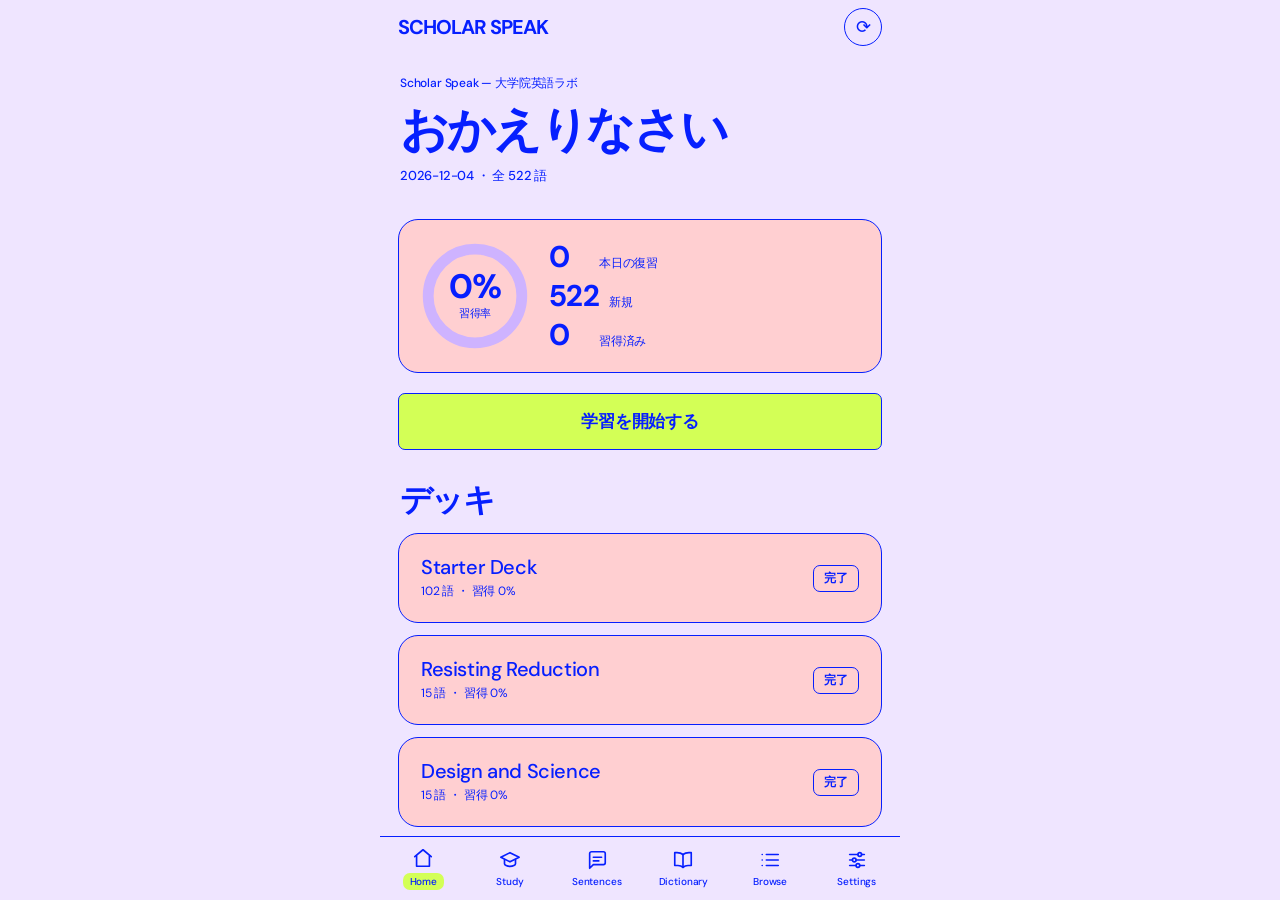
<file: index.html>
<!DOCTYPE html>
<html lang="ja">
<head>
  <meta charset="UTF-8" />
  <meta name="viewport" content="width=device-width, initial-scale=1.0, viewport-fit=cover, maximum-scale=1.0, user-scalable=no" />
  <meta name="theme-color" content="#efe5ff" />
  <meta name="apple-mobile-web-app-capable" content="yes" />
  <meta name="apple-mobile-web-app-status-bar-style" content="default" />
  <meta name="robots" content="noindex, nofollow" />
  <meta name="apple-mobile-web-app-title" content="Scholar Speak" />
  <meta name="description" content="大学院レベルの英単語を文脈つきで暗唱するための学習ラボ" />
  <title>Scholar Speak — 大学院レベル英単語</title>
  <link rel="manifest" href="manifest.webmanifest" />
  <link rel="icon" href="icons/icon.svg" type="image/svg+xml" />
  <link rel="apple-touch-icon" href="icons/icon-180.png" />
  <link rel="stylesheet" href="css/style.css" />
</head>
<body>
  <div id="app">
    <!-- App bar -->
    <header class="appbar" id="appbar">
      <div class="appbar-inner">
        <button class="brand" id="brandHome" type="button" aria-label="ホームへ">
          <span class="brand-name">SCHOLAR SPEAK</span>
        </button>
        <div class="appbar-actions">
          <button class="icon-btn" id="reloadBtn" title="データ再読込" aria-label="データ再読込">⟳</button>
        </div>
      </div>
    </header>

    <!-- Screens container -->
    <main id="main" class="main">
      <!-- HOME -->
      <section class="screen" id="screen-home" data-screen="home">
        <div class="screen-pad">
          <div class="hero">
            <p class="hero-eyebrow">Scholar Speak — 大学院英語ラボ</p>
            <h1 class="hero-title">おかえりなさい</h1>
            <p class="hero-sub" id="homeDateSub">—</p>
          </div>

          <div class="ring-card card">
            <div class="ring-wrap">
              <svg class="ring" viewBox="0 0 120 120" aria-hidden="true">
                <circle class="ring-track" cx="60" cy="60" r="52" />
                <circle class="ring-fill" id="ringFill" cx="60" cy="60" r="52" />
              </svg>
              <div class="ring-center">
                <span class="ring-pct" id="ringPct">0%</span>
                <span class="ring-lbl">習得率</span>
              </div>
            </div>
            <div class="ring-stats">
              <div class="stat">
                <span class="stat-num" id="statDue">0</span>
                <span class="stat-lbl">本日の復習</span>
              </div>
              <div class="stat">
                <span class="stat-num" id="statNew">0</span>
                <span class="stat-lbl">新規</span>
              </div>
              <div class="stat">
                <span class="stat-num" id="statMastered">0</span>
                <span class="stat-lbl">習得済み</span>
              </div>
            </div>
          </div>

          <button class="btn btn-primary btn-lg btn-block" id="startStudyBtn">学習を開始する</button>

          <h2 class="section-title">デッキ</h2>
          <div class="deck-list" id="deckList"></div>
        </div>
      </section>

      <!-- STUDY (flashcards) -->
      <section class="screen" id="screen-study" data-screen="study" hidden>
        <div class="study-mode-toggle" id="studyModeToggle">
          <button class="mode-btn active" data-mode="quiz">4択</button>
          <button class="mode-btn" data-mode="quiz2">2択</button>
          <button class="mode-btn" data-mode="card">カード</button>
        </div>
        <div class="study-topbar">
          <div class="progress-bar"><div class="progress-bar-fill" id="studyProgress"></div></div>
          <span class="study-count" id="studyCount">0 / 0</span>
        </div>
        <div class="study-body" id="studyBody">
          <div class="flashcard-scene">
            <div class="flashcard" id="flashcard">
              <div class="flashcard-face flashcard-front" id="cardFront"></div>
              <div class="flashcard-face flashcard-back" id="cardBack"></div>
            </div>
          </div>
        </div>
        <div class="quiz-body" id="quizBody" hidden>
          <div class="quiz-prompt" id="quizPrompt"></div>
          <div class="quiz-choices" id="quizChoices"></div>
          <div class="quiz-feedback" id="quizFeedback"></div>
        </div>
        <div class="study-actions" id="studyActions">
          <button class="grade-btn grade-again" data-grade="again">
            <span class="grade-emoji">↺</span><span class="grade-txt">もう一度</span>
          </button>
          <button class="grade-btn grade-hard" data-grade="hard">
            <span class="grade-emoji">〜</span><span class="grade-txt">わからない</span>
          </button>
          <button class="grade-btn grade-good" data-grade="good">
            <span class="grade-emoji">✓</span><span class="grade-txt">覚えた!</span>
          </button>
        </div>
        <div class="study-done" id="studyDone" hidden>
          <div class="done-icon">✦</div>
          <h2>セッション完了</h2>
          <p id="doneSummary">お疲れさまでした。</p>
          <button class="btn btn-primary" id="studyDoneHome">ホームへ戻る</button>
        </div>
      </section>

      <!-- SENTENCE PRACTICE -->
      <section class="screen" id="screen-sentence" data-screen="sentence" hidden>
        <div class="screen-pad">
          <div class="sentence-head">
            <h1 class="page-title">センテンス練習</h1>
            <p class="page-sub">日本語→英文を想起→シャドーイング</p>
          </div>
          <div class="sentence-topbar">
            <span class="study-count" id="sentCount">0 / 0</span>
          </div>
          <div class="sentence-card card" id="sentenceCard">
            <span class="sent-scene-badge" id="sentScene">presentation</span>
            <p class="sent-term" id="sentTerm">—</p>
            <p class="sent-ja" id="sentJa">日本語訳</p>
            <div class="sent-en-wrap" id="sentEnWrap" hidden>
              <p class="sent-en" id="sentEn">English</p>
            </div>
            <button class="reveal-hint" id="sentReveal">タップで英文を表示</button>
            <div class="sent-controls" id="sentControls" hidden>
              <button class="btn btn-tts" id="sentSpeak"><svg class="ico-spk" viewBox="0 0 24 24" fill="none" stroke="currentColor" stroke-width="1.8" stroke-linecap="round" stroke-linejoin="round" aria-hidden="true"><path d="M4 9v6h3.5L13 19V5L7.5 9H4Z"/><path d="M16.5 8.8a4.5 4.5 0 0 1 0 6.4M19 6.2a8 8 0 0 1 0 11.6"/></svg> シャドーイング</button>
            </div>
          </div>
          <div class="sentence-nav">
            <button class="btn btn-ghost" id="sentPrev">← 前へ</button>
            <button class="btn btn-ghost" id="sentNext">次へ →</button>
          </div>
        </div>
      </section>

      <!-- DICTIONARY (じっくり学習 / 読み物) -->
      <section class="screen" id="screen-dictionary" data-screen="dictionary" hidden>
        <div class="screen-pad">
          <div class="dict-return-bar" id="dictReturnBar" hidden>
            <button class="btn btn-primary btn-block" id="dictReturnBtn">← 学習に戻る</button>
          </div>
          <h1 class="page-title">辞書</h1>
          <p class="page-sub">じっくり読んで覚える読み物ページ</p>
          <div class="dict-controls">
            <select class="chip-select dict-deck" id="dictDeck"><option value="">全デッキ</option></select>
            <div class="search-wrap dict-search-wrap">
              <input type="search" id="dictSearch" class="search-input" placeholder="単語・意味を検索" autocomplete="off" />
            </div>
          </div>
          <p class="list-count" id="dictCount">0 語</p>
          <div class="dict-list" id="dictList"></div>
        </div>
      </section>

      <!-- LIST / SEARCH -->
      <section class="screen" id="screen-list" data-screen="list" hidden>
        <div class="screen-pad">
          <h1 class="page-title">一覧 / 検索</h1>
          <div class="search-wrap">
            <input type="search" id="searchInput" class="search-input" placeholder="単語・意味を検索" autocomplete="off" />
          </div>
          <div class="filter-row" id="filterRow">
            <select class="chip-select" id="filterDeck"><option value="">全デッキ</option></select>
            <select class="chip-select" id="filterType">
              <option value="">全タイプ</option>
              <option value="word">単語</option>
              <option value="phrase">言い回し</option>
            </select>
            <select class="chip-select" id="filterStatus">
              <option value="">全状態</option>
              <option value="new">未学習</option>
              <option value="learning">学習中</option>
              <option value="review">復習</option>
              <option value="mastered">習得済み</option>
            </select>
          </div>
          <p class="list-count" id="listCount">0 件</p>
          <div class="entry-list" id="entryList"></div>
        </div>
      </section>

      <!-- SETTINGS -->
      <section class="screen" id="screen-settings" data-screen="settings" hidden>
        <div class="screen-pad">
          <h1 class="page-title">設定</h1>

          <div class="settings-group card">
            <h2 class="settings-title">発音 (TTS)</h2>
            <label class="field">
              <span class="field-label">音声</span>
              <select id="voiceSelect" class="field-input"></select>
            </label>
            <label class="field">
              <span class="field-label">速度 <em id="rateVal">0.9</em></span>
              <input type="range" id="rateSlider" min="0.6" max="1.1" step="0.05" value="0.9" />
            </label>
            <button class="btn btn-ghost" id="testVoice"><svg class="ico-spk" viewBox="0 0 24 24" fill="none" stroke="currentColor" stroke-width="1.8" stroke-linecap="round" stroke-linejoin="round" aria-hidden="true"><path d="M4 9v6h3.5L13 19V5L7.5 9H4Z"/><path d="M16.5 8.8a4.5 4.5 0 0 1 0 6.4M19 6.2a8 8 0 0 1 0 11.6"/></svg> テスト再生</button>
            <p class="settings-note">より自然な声にするには iOS設定→アクセシビリティ→読み上げコンテンツ→声→英語 で高品質声を追加ダウンロードし、ここで選択。</p>
          </div>

          <div class="settings-group card">
            <h2 class="settings-title">統計</h2>
            <div class="stat-grid" id="statGrid"></div>
          </div>

          <div class="settings-group card">
            <h2 class="settings-title">データ</h2>
            <button class="btn btn-ghost btn-block" id="reloadData">データを再読込</button>
            <button class="btn btn-danger btn-block" id="resetProgress">進捗をリセット</button>
          </div>

          <p class="version-note" id="versionNote">Scholar Speak</p>
        </div>
      </section>

      <!-- EMPTY / ERROR STATE -->
      <section class="screen" id="screen-empty" data-screen="empty" hidden>
        <div class="empty-state">
          <div class="empty-icon">☁︎</div>
          <h2>データ未読込</h2>
          <p id="emptyMsg">単語データ (data/words.json) を読み込めませんでした。<br />オンライン状態を確認して再読込してください。</p>
          <button class="btn btn-primary" id="emptyReload">再読込</button>
        </div>
      </section>
    </main>

    <!-- Bottom sheet (card detail) -->
    <div class="sheet-backdrop" id="sheetBackdrop" hidden>
      <div class="bottom-sheet" id="bottomSheet" role="dialog" aria-modal="true">
        <div class="sheet-handle"></div>
        <div class="sheet-content" id="sheetContent"></div>
      </div>
    </div>

    <!-- Bottom tab nav -->
    <nav class="tabbar" id="tabbar">
      <button class="tab" data-tab="home" aria-label="Home">
        <span class="tab-icon" aria-hidden="true"><svg viewBox="0 0 24 24" fill="none" stroke="currentColor" stroke-width="1.8" stroke-linecap="round" stroke-linejoin="round"><path d="M3 10.5 12 3l9 7.5"/><path d="M5 9.5V21h14V9.5"/></svg></span><span class="tab-lbl">Home</span>
      </button>
      <button class="tab" data-tab="study" aria-label="Study">
        <span class="tab-icon" aria-hidden="true"><svg viewBox="0 0 24 24" fill="none" stroke="currentColor" stroke-width="1.8" stroke-linecap="round" stroke-linejoin="round"><path d="M12 4 2 9l10 5 10-5-10-5Z"/><path d="M6 11.5V16c0 1.5 2.7 3 6 3s6-1.5 6-3v-4.5"/></svg></span><span class="tab-lbl">Study</span>
      </button>
      <button class="tab" data-tab="sentence" aria-label="Sentences">
        <span class="tab-icon" aria-hidden="true"><svg viewBox="0 0 24 24" fill="none" stroke="currentColor" stroke-width="1.8" stroke-linecap="round" stroke-linejoin="round"><path d="M21 15a2 2 0 0 1-2 2H8l-4 4V5a2 2 0 0 1 2-2h13a2 2 0 0 1 2 2Z"/><path d="M8 9h9M8 13h6"/></svg></span><span class="tab-lbl">Sentences</span>
      </button>
      <button class="tab" data-tab="dictionary" aria-label="Dictionary">
        <span class="tab-icon" aria-hidden="true"><svg viewBox="0 0 24 24" fill="none" stroke="currentColor" stroke-width="1.8" stroke-linecap="round" stroke-linejoin="round"><path d="M12 6c-1.5-1.2-4-2-6.5-2H3v14h3.5c2.2 0 4.2.7 5.5 2 1.3-1.3 3.3-2 5.5-2H21V4h-2.5C16 4 13.5 4.8 12 6Z"/><path d="M12 6v14"/></svg></span><span class="tab-lbl">Dictionary</span>
      </button>
      <button class="tab" data-tab="list" aria-label="Browse">
        <span class="tab-icon" aria-hidden="true"><svg viewBox="0 0 24 24" fill="none" stroke="currentColor" stroke-width="1.8" stroke-linecap="round" stroke-linejoin="round"><path d="M8 6h13M8 12h13M8 18h13"/><path d="M3.5 6h.01M3.5 12h.01M3.5 18h.01"/></svg></span><span class="tab-lbl">Browse</span>
      </button>
      <button class="tab" data-tab="settings" aria-label="Settings">
        <span class="tab-icon" aria-hidden="true"><svg viewBox="0 0 24 24" fill="none" stroke="currentColor" stroke-width="1.8" stroke-linecap="round" stroke-linejoin="round"><path d="M4 6h9M17 6h3M4 12h3M11 12h9M4 18h7M15 18h5"/><circle cx="15" cy="6" r="2"/><circle cx="9" cy="12" r="2"/><circle cx="13" cy="18" r="2"/></svg></span><span class="tab-lbl">Settings</span>
      </button>
    </nav>
  </div>

  <script src="js/app.js"></script>
</body>
</html>
</file>
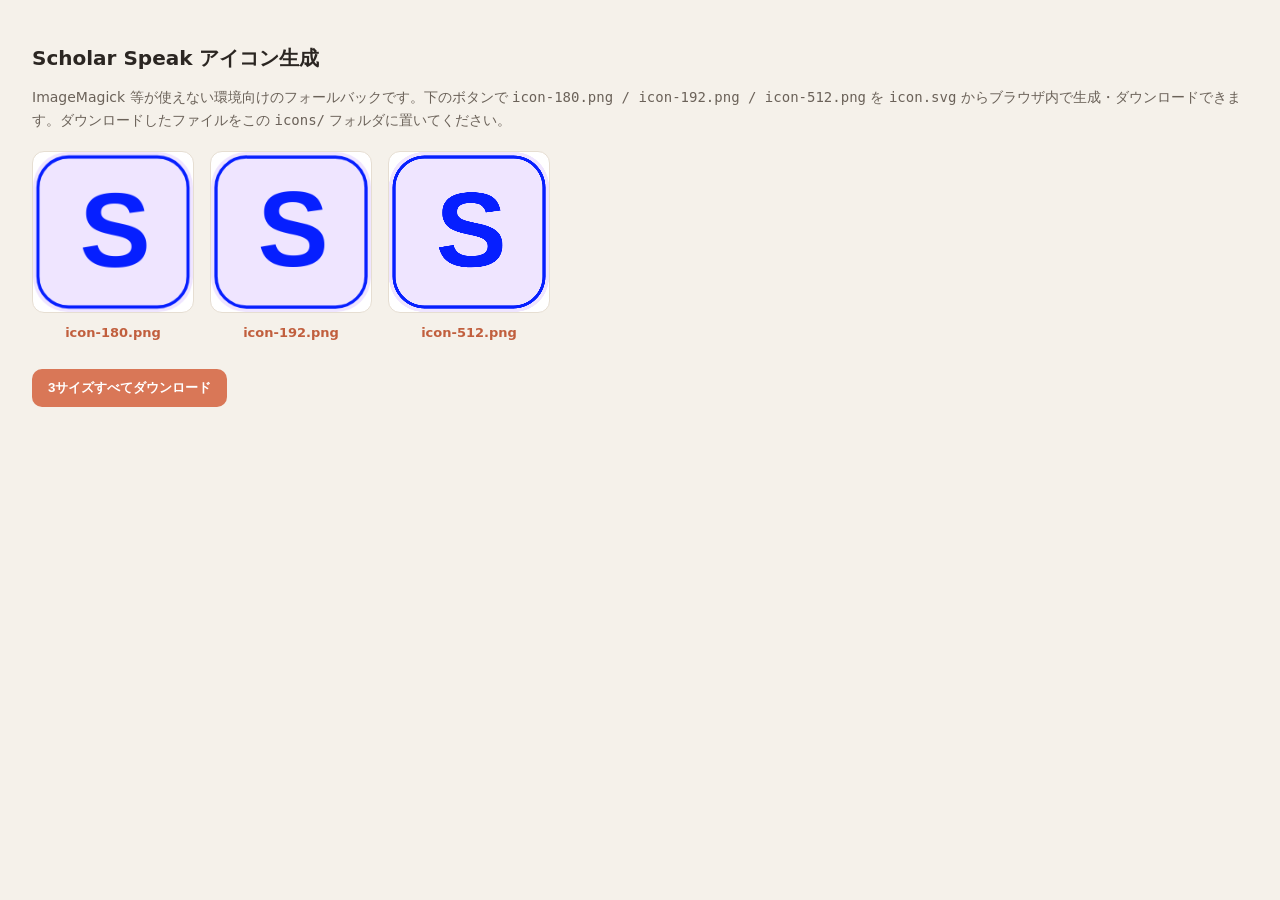
<file: icons/generate-icons.html>
<!DOCTYPE html>
<html lang="ja">
<head>
<meta charset="UTF-8" />
<meta name="viewport" content="width=device-width, initial-scale=1" />
<title>Scholar Speak アイコン生成</title>
<style>
  body { font-family: -apple-system, system-ui, sans-serif; background:#F5F1EA; color:#2B2622; padding:24px; }
  h1 { font-size:20px; }
  p { color:#6B6259; font-size:14px; line-height:1.6; }
  .row { display:flex; gap:16px; flex-wrap:wrap; margin:20px 0; }
  .item { text-align:center; }
  canvas { border:1px solid #E6DED2; border-radius:12px; background:#fff; }
  a.dl { display:inline-block; margin-top:8px; font-size:13px; color:#C15F3E; font-weight:600; text-decoration:none; }
  button { margin-top:8px; padding:10px 16px; border:none; border-radius:10px; background:#D97757; color:#fff; font-weight:600; }
</style>
</head>
<body>
  <h1>Scholar Speak アイコン生成</h1>
  <p>ImageMagick 等が使えない環境向けのフォールバックです。下のボタンで <code>icon-180.png / icon-192.png / icon-512.png</code> を <code>icon.svg</code> からブラウザ内で生成・ダウンロードできます。ダウンロードしたファイルをこの <code>icons/</code> フォルダに置いてください。</p>
  <div class="row" id="row"></div>
  <button id="all">3サイズすべてダウンロード</button>

<script>
const SIZES = [180, 192, 512];
const row = document.getElementById('row');

async function loadSvg() {
  const res = await fetch('icon.svg');
  const text = await res.text();
  const blob = new Blob([text], { type: 'image/svg+xml' });
  return URL.createObjectURL(blob);
}

function render(url, size) {
  return new Promise((resolve) => {
    const img = new Image();
    img.onload = () => {
      const c = document.createElement('canvas');
      c.width = size; c.height = size;
      const ctx = c.getContext('2d');
      ctx.drawImage(img, 0, 0, size, size);
      resolve(c);
    };
    img.src = url;
  });
}

let cards = [];
(async () => {
  const url = await loadSvg();
  for (const s of SIZES) {
    const canvas = await render(url, s);
    const disp = Math.min(s, 160);
    const item = document.createElement('div');
    item.className = 'item';
    canvas.style.width = disp + 'px'; canvas.style.height = disp + 'px';
    const link = document.createElement('a');
    link.className = 'dl';
    link.textContent = `icon-${s}.png`;
    const dataURL = canvas.toDataURL('image/png');
    link.href = dataURL; link.download = `icon-${s}.png`;
    const wrap = document.createElement('div');
    wrap.appendChild(canvas);
    wrap.appendChild(document.createElement('br'));
    wrap.appendChild(link);
    item.appendChild(wrap);
    row.appendChild(item);
    cards.push({ size: s, href: dataURL });
  }
})();

document.getElementById('all').addEventListener('click', () => {
  cards.forEach(({ size, href }, i) => {
    setTimeout(() => {
      const a = document.createElement('a');
      a.href = href; a.download = `icon-${size}.png`;
      document.body.appendChild(a); a.click(); a.remove();
    }, i * 400);
  });
});
</script>
</body>
</html>
</file>
<file: css/style.css>
/* ==========================================================================
   Scholar Speak — style.css
   "BEHAVE Candy" — neon candy pop. One cobalt blue carries every word, frame
   and icon; lime is the punctuation (moving / shouting moments only). Page is
   a soft lavender that glows from within, never white. Depth is built from a
   3-step lavender ladder (#efe5ff -> #dfceff -> #ceb3ff) plus 1px cobalt
   frames. NO shadows, NO gradients. Light theme ONLY. iPhone 390px first.
   ========================================================================== */

@import url('https://fonts.googleapis.com/css2?family=DM+Sans:ital,opsz,wght@0,9..40,400;0,9..40,500;0,9..40,700&display=swap');

:root {
  /* ---- Palette (STYLE.md BEHAVE Candy tokens) ---- */
  --cobalt:       #061fff;  /* every body / heading / border / icon / filled CTA text. the only voice */
  --lime:         #d3ff56;  /* filled actions + selected state + focus. punctuation, never a wide plane */
  --blush:        #ffcfd1;  /* word / deck card fill. softens cobalt+lime */
  --lavender:     #efe5ff;  /* full-page background. replaces white & grey */
  --lilac-bloom:  #ceb3ff;  /* lifted card face / hover (depth without shadow) */
  --soft-lilac:   #dfceff;  /* input backgrounds + quiz choices */
  --paper:        #ffffff;  /* text on filled cobalt CTA / on cobalt band ONLY. never page bg */

  /* ---- Semantic aliases ---- */
  --stage: var(--lavender);
  --ink:   var(--cobalt);       /* all text is cobalt */
  --line:  var(--cobalt);       /* all borders are 1px cobalt */

  /* ---- Radii ---- */
  --radius-card: 20px;    /* cards */
  --radius-ctl:  6.95px;  /* buttons + inputs (never a 9999 pill) */
  --radius-round:25px;    /* round arrow / speak buttons */

  /* ---- Typography ---- */
  --sans: 'DM Sans', 'Inter', -apple-system, BlinkMacSystemFont, 'Segoe UI',
          'Hiragino Sans', 'Hiragino Kaku Gothic ProN', 'Noto Sans JP', Meiryo, sans-serif;
  --display: var(--sans);
  --mono: var(--sans);

  /* signature negative tracking for large display */
  --tr-display: -0.05em;
  --tr-h32:     -0.022em;
  --tr-h24:     -0.02em;
  --tr-small:   -0.015em;

  /* ---- Metrics ---- */
  --pad: 20px;
  --gap: 20px;
  --card-pad: 22px;
  --section: 34px;
  --safe-t: env(safe-area-inset-top, 0px);
  --safe-b: env(safe-area-inset-bottom, 0px);
  --tabbar-h: 64px;
  --bw: 1px;               /* frame weight: 1px cobalt everywhere */
}

* { box-sizing: border-box; margin: 0; padding: 0; }

html, body {
  height: 100%;
  background: var(--stage);
  color: var(--ink);
  font-family: var(--sans);
  font-weight: 400;
  letter-spacing: var(--tr-small);
  -webkit-font-smoothing: antialiased;
  text-rendering: optimizeLegibility;
}

body {
  overflow: hidden;
  overscroll-behavior: none;
  max-width: 100%;
}
/* 画像・メディアはコンテナ幅を超えない(横はみ出し防止) */
img, video { max-width: 100%; }

button, input, select { font-family: inherit; color: inherit; }
button { cursor: pointer; -webkit-tap-highlight-color: transparent; }
em { font-style: normal; }

/* ---------- 統一アイコン(スピーカー): currentColor継承・線スタイルはタブと共通 ---------- */
.ico-spk { width: 22px; height: 22px; display: block; }
.btn .ico-spk { width: 16px; height: 16px; display: inline-block; vertical-align: -3px; margin-right: 3px; }

#app {
  display: flex;
  flex-direction: column;
  height: 100dvh;
  max-width: 520px;
  margin: 0 auto;
  position: relative;
  background: var(--stage);
}

/* ---------- App bar (lavender, centered wordmark) ---------- */
.appbar {
  position: sticky;
  top: 0;
  z-index: 30;
  padding-top: var(--safe-t);
  background: var(--stage);
}
.appbar-inner {
  height: 54px;
  display: flex;
  align-items: center;
  justify-content: space-between;
  padding: 0 18px;
}
.brand { display: flex; align-items: center; gap: 10px; background: transparent; border: none; padding: 0; cursor: pointer; -webkit-tap-highlight-color: transparent; }
.brand:active { opacity: .7; }
.brand-mark {
  width: 30px; height: 30px;
  display: grid; place-items: center;
  background: var(--lavender);
  color: var(--cobalt);
  border: var(--bw) solid var(--cobalt);
  border-radius: 8px;
  font-family: var(--display);
  font-weight: 700;
  font-size: 20px;
  line-height: 1;
  letter-spacing: var(--tr-display);
}
.brand-name {
  font-family: var(--display);
  font-weight: 700;
  font-size: 20px;
  letter-spacing: var(--tr-display);
  text-transform: uppercase;
  color: var(--cobalt);
}
.appbar-actions { display: flex; gap: 8px; }
.icon-btn {
  width: 38px; height: 38px;
  border: var(--bw) solid var(--cobalt);
  background: transparent;
  border-radius: var(--radius-round);
  font-size: 18px; color: var(--cobalt);
  display: grid; place-items: center;
}
.icon-btn:active { background: var(--lilac-bloom); }

/* ---------- Main / screens ---------- */
.main {
  flex: 1 1 auto;
  min-height: 0; /* flex子がコンテンツ高で膨らむのを防ぎ、overflow-yスクロールを有効化（iOS Safariで下にスクロールできない不具合の修正） */
  overflow-y: auto;
  -webkit-overflow-scrolling: touch;
  position: relative;
}
.screen { min-height: 100%; }
.screen-pad {
  padding: 18px 18px 28px;
}

/* ---------- Cards (blush / soft-lilac faces, 20px, 1px cobalt frame) ---------- */
.card {
  background: var(--blush);
  color: var(--ink);
  border: var(--bw) solid var(--cobalt);
  border-radius: var(--radius-card);
}

/* ---------- Hero ---------- */
.hero { margin: 4px 2px var(--section); }
.hero-eyebrow {
  font-family: var(--sans);
  font-size: 12px; font-weight: 500;
  color: var(--cobalt);
  letter-spacing: var(--tr-small);
  line-height: 1.3;
}
.hero-eyebrow a.hero-link { color: inherit; text-decoration: underline; text-underline-offset: 3px; }
.hero-title {
  font-family: var(--display);
  font-size: clamp(40px, 15vw, 72px);
  font-weight: 700;
  line-height: 1.0;
  letter-spacing: var(--tr-display);
  color: var(--cobalt);
  margin-top: 12px;
}
.hero-sub {
  font-family: var(--sans);
  color: var(--cobalt);
  font-size: 13px; font-weight: 500;
  letter-spacing: var(--tr-small);
  margin-top: 12px;
}

/* ---------- Ring / progress card ---------- */
.ring-card {
  display: flex; align-items: center; gap: var(--gap);
  padding: var(--card-pad); margin-bottom: var(--gap);
  background: var(--blush);
}
.ring-wrap { position: relative; width: 108px; height: 108px; flex-shrink: 0; }
.ring { width: 108px; height: 108px; transform: rotate(-90deg); }
.ring-track { fill: none; stroke: var(--lilac-bloom); stroke-width: 12; }
.ring-fill {
  fill: none; stroke: var(--cobalt); stroke-width: 12;
  stroke-linecap: butt;
  stroke-dasharray: 326.7;
  stroke-dashoffset: 326.7;
  transition: stroke-dashoffset .6s cubic-bezier(.4,0,.2,1);
}
.ring-center {
  position: absolute; inset: 0;
  display: flex; flex-direction: column;
  align-items: center; justify-content: center;
}
.ring-pct { font-family: var(--display); font-size: 34px; font-weight: 700; line-height: 0.9; letter-spacing: var(--tr-h32); color: var(--cobalt); }
.ring-lbl { font-family: var(--sans); font-size: 11px; font-weight: 500; letter-spacing: var(--tr-small); color: var(--cobalt); margin-top: 3px; }
.ring-stats { flex: 1; display: flex; flex-direction: column; gap: 10px; }
.stat { display: flex; align-items: baseline; gap: 10px; }
.stat-num {
  font-family: var(--display); font-size: 30px; font-weight: 700; line-height: 0.9;
  letter-spacing: var(--tr-h32); min-width: 40px; color: var(--cobalt);
}
.stat-lbl { font-family: var(--sans); font-size: 12px; font-weight: 500; letter-spacing: var(--tr-small); color: var(--cobalt); }

/* ---------- Buttons (6.95px, flat) ---------- */
.btn {
  border: var(--bw) solid var(--cobalt);
  border-radius: var(--radius-ctl);
  font-family: var(--sans);
  font-size: 16px; font-weight: 700;
  letter-spacing: var(--tr-small);
  padding: 13px 22px;
  background: transparent; color: var(--cobalt);
  transition: transform .08s;
}
.btn:active { transform: scale(.97); }
/* Primary = filled lime + cobalt text (main action) */
.btn-primary { background: var(--lime); color: var(--cobalt); border-color: var(--cobalt); }
.btn-primary:active { background: var(--lime); }
/* Ghost = cobalt outline (transparent + cobalt border + cobalt text) */
.btn-ghost { background: transparent; border: var(--bw) solid var(--cobalt); color: var(--cobalt); }
/* Danger = cobalt outline; blush wash on press (no 3rd accent color) */
.btn-danger { background: transparent; border: var(--bw) solid var(--cobalt); color: var(--cobalt); }
.btn-danger:active { background: var(--blush); }
.btn-lg { padding: 16px 24px; font-size: 17px; }
.btn-block { display: block; width: 100%; }
/* TTS = cobalt outline */
.btn-tts { background: transparent; border: var(--bw) solid var(--cobalt); color: var(--cobalt); }

/* ---------- Section / page titles ---------- */
.section-title, .page-title {
  font-family: var(--display);
  font-weight: 700;
  line-height: 1.02;
  letter-spacing: var(--tr-display);
  color: var(--cobalt);
}
.section-title { font-size: 32px; margin: var(--section) 2px 16px; }
.page-title { font-size: clamp(32px, 11vw, 48px); margin: 4px 2px 14px; }
.page-sub {
  font-family: var(--sans);
  color: var(--cobalt); font-size: 13px; font-weight: 500; letter-spacing: var(--tr-small);
  margin: 0 2px 16px;
}

/* ---------- Deck list (Blush Puck cards) ---------- */
.deck-list { display: flex; flex-direction: column; gap: 12px; }
.deck-item {
  display: flex; align-items: center; gap: 14px;
  padding: var(--card-pad);
  background: var(--blush);
  color: var(--cobalt);
  border: var(--bw) solid var(--cobalt);
  border-radius: var(--radius-card);
  text-align: left; width: 100%;
  transition: background .12s;
}
.deck-item:active { background: var(--lilac-bloom); }
.deck-badge {
  width: 44px; height: 44px; flex-shrink: 0;
  border-radius: 14px;
  background: var(--lavender);
  color: var(--cobalt);
  border: var(--bw) solid var(--cobalt);
  display: grid; place-items: center;
  font-family: var(--display); font-size: 22px; font-weight: 700; letter-spacing: var(--tr-display);
}
.deck-meta { flex: 1; min-width: 0; display: block; }
.deck-name { display: block; font-family: var(--display); font-weight: 500; font-size: 20px; line-height: 1.15; letter-spacing: var(--tr-h24); white-space: nowrap; overflow: hidden; text-overflow: ellipsis; color: var(--cobalt); }
.deck-sub { display: block; font-family: var(--sans); font-size: 12px; font-weight: 400; letter-spacing: var(--tr-small); color: var(--cobalt); margin-top: 4px; }
.deck-due {
  font-family: var(--sans); font-size: 12px; font-weight: 700; letter-spacing: var(--tr-small);
  background: var(--lime); color: var(--cobalt);
  border: var(--bw) solid var(--cobalt);
  border-radius: var(--radius-ctl); padding: 4px 10px; flex-shrink: 0;
}
.deck-due.zero { background: transparent; color: var(--cobalt); border-color: var(--cobalt); }

/* ---------- Study screen ---------- */
#screen-study { display: flex; flex-direction: column; height: 100%; }
.study-topbar {
  display: flex; align-items: center; gap: 14px;
  padding: 16px 18px 6px;
}
.progress-bar {
  flex: 1; height: 10px; background: var(--lavender);
  border: var(--bw) solid var(--cobalt); border-radius: var(--radius-ctl); overflow: hidden;
}
.progress-bar-fill {
  height: 100%; width: 0%; background: var(--lime);
  transition: width .3s ease;
}
.study-count { font-family: var(--sans); font-size: 13px; font-weight: 500; letter-spacing: var(--tr-small); color: var(--cobalt); font-variant-numeric: tabular-nums; }

.study-body {
  flex: 1; display: flex; align-items: center; justify-content: center;
  padding: 12px 18px; perspective: 1600px;
}
.flashcard-scene { width: 100%; height: 100%; max-height: 64vh; }
.flashcard {
  position: relative; width: 100%; height: 100%;
  transform-style: preserve-3d;
  transition: transform .5s cubic-bezier(.34,1.2,.5,1);
  cursor: pointer;
}
.flashcard.is-flipped { transform: rotateY(180deg); }
.flashcard-face {
  position: absolute; inset: 0;
  backface-visibility: hidden; -webkit-backface-visibility: hidden;
  background: var(--blush); color: var(--cobalt);
  border: var(--bw) solid var(--cobalt);
  border-radius: var(--radius-card);
  overflow-y: auto;
  -webkit-overflow-scrolling: touch;
}
.flashcard-front {
  display: flex; flex-direction: column;
  align-items: center; justify-content: center;
  text-align: center; padding: 24px 18px;
}
.flashcard-back { transform: rotateY(180deg); padding: var(--card-pad); background: var(--soft-lilac); }

/* type badge (WORD / PHRASE) */
.fc-type-badge {
  font-family: var(--sans);
  font-size: 11px; font-weight: 700; letter-spacing: var(--tr-small);
  color: var(--cobalt); background: transparent;
  padding: 3px 11px; border: var(--bw) solid var(--cobalt); border-radius: var(--radius-ctl);
  text-transform: uppercase; margin-bottom: 20px;
}
/* poster-sized display term (fitTermFont shrinks this to fit) */
.fc-term {
  font-family: var(--display);
  font-size: clamp(48px, 18vw, 96px);
  font-weight: 700;
  letter-spacing: var(--tr-display); line-height: 0.95;
  color: var(--cobalt);
  overflow-wrap: normal;
  word-break: keep-all;
  max-width: 100%;
}
.fc-term.is-single { white-space: nowrap; }
.fc-term.is-multi { white-space: normal; overflow-wrap: normal; }
.fc-ipa { font-family: var(--sans); color: var(--cobalt); font-size: 14px; font-weight: 500; letter-spacing: var(--tr-small); margin-top: 16px; }
.fc-pos { font-family: var(--sans); color: var(--cobalt); font-size: 11px; font-weight: 500; letter-spacing: var(--tr-small); margin-top: 6px; text-transform: uppercase; }
.fc-speak {
  margin-top: 24px; width: 56px; height: 56px; border-radius: var(--radius-round);
  background: transparent; color: var(--cobalt);
  font-size: 22px; border: var(--bw) solid var(--cobalt); display: grid; place-items: center;
}
.fc-speak:active { transform: scale(.92); background: var(--lime); }
.fc-hint-flip { font-family: var(--sans); margin-top: 20px; color: var(--cobalt); font-size: 12px; font-weight: 500; letter-spacing: var(--tr-small); opacity: .7; }

/* Back face content */
.fc-back-head { display: flex; align-items: baseline; gap: 10px; flex-wrap: wrap; margin-bottom: 8px; }
.fc-back-term { font-family: var(--display); font-size: 32px; font-weight: 700; line-height: 0.95; letter-spacing: var(--tr-h32); color: var(--cobalt); overflow-wrap: normal; word-break: keep-all; }
.fc-back-ipa { font-family: var(--sans); font-size: 13px; font-weight: 500; letter-spacing: var(--tr-small); color: var(--cobalt); }
.fc-back-meta { display: flex; flex-wrap: wrap; gap: 6px; margin-bottom: 12px; }
.fc-meaning { font-size: 20px; font-weight: 700; letter-spacing: var(--tr-small); margin: 8px 0 4px; color: var(--cobalt); }
.fc-gloss { font-size: 14px; font-weight: 400; color: var(--cobalt); opacity: .8; margin-bottom: 16px; }

.fc-block { margin-bottom: var(--gap); }
.fc-block-label {
  font-family: var(--sans);
  font-size: 11px; font-weight: 500; letter-spacing: var(--tr-small);
  color: var(--cobalt); text-transform: uppercase; margin-bottom: 6px;
}
.fc-block p, .fc-block li { font-size: 14px; font-weight: 400; line-height: 1.6; color: var(--cobalt); }
.fc-block .ja { color: var(--cobalt); opacity: .78; }

/* context_quote — filled cobalt band + white text (the ONE white-text spot) */
.quote-block {
  background: var(--cobalt);
  border: var(--bw) solid var(--cobalt);
  border-radius: var(--radius-card);
  padding: 15px 16px; margin: 4px 0 var(--gap);
}
.quote-label {
  font-family: var(--sans);
  font-size: 10px; font-weight: 700; letter-spacing: 0.02em;
  color: var(--paper); text-transform: uppercase; margin-bottom: 6px;
}
.quote-en { font-size: 16px; font-weight: 700; line-height: 1.5; letter-spacing: var(--tr-small); color: var(--paper); }
.quote-ja { font-size: 13px; font-weight: 400; color: var(--paper); opacity: .92; margin-top: 6px; }
.quote-src { font-family: var(--sans); font-size: 10px; font-weight: 500; color: var(--paper); opacity: .85; margin-top: 8px; }

.ex-item { padding: 10px 0; border-top: var(--bw) solid var(--cobalt); }
.ex-item:first-child { border-top: none; }
.ex-en { font-size: 14px; font-weight: 500; line-height: 1.55; color: var(--cobalt); }
.ex-en .blank { color: var(--cobalt); font-weight: 700; border-bottom: 2px solid var(--lime); }
.ex-ja { font-size: 12.5px; font-weight: 400; color: var(--cobalt); opacity: .78; margin-top: 3px; }
.ex-scene { font-family: var(--sans); font-size: 10px; font-weight: 500; color: var(--cobalt); text-transform: uppercase; letter-spacing: var(--tr-small); margin-top: 4px; opacity: .7; }

.tag-row { display: flex; flex-wrap: wrap; gap: 6px; }
.tag-chip {
  font-family: var(--sans);
  font-size: 11px; font-weight: 500; letter-spacing: var(--tr-small);
  padding: 4px 11px; border-radius: var(--radius-ctl);
  background: transparent; color: var(--cobalt); border: var(--bw) solid var(--cobalt);
}
.speak-inline {
  border: var(--bw) solid var(--cobalt); background: transparent; color: var(--cobalt);
  border-radius: var(--radius-round); padding: 5px 9px; font-size: 13px; margin-left: 6px;
  display: inline-flex; align-items: center; justify-content: center;
}
.speak-inline .ico-spk { width: 16px; height: 16px; }

/* Grade buttons */
.study-actions {
  display: grid; grid-template-columns: 1fr 1fr auto; gap: 10px; align-items: center;
  padding: 12px 18px 16px;
}
.grade-btn {
  display: flex; align-items: center; justify-content: center; gap: 7px;
  padding: 13px 10px; border-radius: var(--radius-ctl);
  border: var(--bw) solid var(--cobalt); background: transparent;
  font-family: var(--sans);
  transition: transform .08s;
}
.grade-btn:active { transform: scale(.95); }
.grade-emoji { font-size: 15px; line-height: 1; }
.grade-txt { font-size: 14px; font-weight: 700; letter-spacing: var(--tr-small); }
/* もう一度 = cobalt outline (subdued, transparent) */
.grade-again { background: transparent; border: var(--bw) solid var(--cobalt); padding: 13px 8px; }
.grade-again .grade-emoji, .grade-again .grade-txt { color: var(--cobalt); }
/* わからない = blush fill + cobalt text */
.grade-hard { background: var(--blush); border: var(--bw) solid var(--cobalt); }
.grade-hard .grade-emoji, .grade-hard .grade-txt { color: var(--cobalt); }
/* 覚えた! = lime fill + cobalt text (the win) */
.grade-good { background: var(--lime); border: var(--bw) solid var(--cobalt); }
.grade-good .grade-emoji, .grade-good .grade-txt { color: var(--cobalt); }

/* Study done */
.study-done {
  flex: 1; display: flex; flex-direction: column;
  align-items: center; justify-content: center; text-align: center;
  padding: 30px; gap: 14px;
}
.done-icon { font-size: 52px; color: var(--cobalt); }
.study-done h2 { font-family: var(--display); font-size: 40px; font-weight: 700; line-height: 1.0; letter-spacing: var(--tr-display); color: var(--cobalt); }
.study-done p { font-family: var(--sans); color: var(--cobalt); font-size: 13px; font-weight: 500; letter-spacing: var(--tr-small); }
.study-done .btn { margin-top: 14px; }

/* ---------- Sentence practice ---------- */
.sentence-head { margin-bottom: 6px; }
.sentence-topbar {
  display: flex; align-items: center; justify-content: space-between;
  margin-bottom: var(--gap);
}
.blank-toggle {
  display: flex; align-items: center; gap: 8px;
  font-family: var(--sans); font-size: 13px; font-weight: 500; letter-spacing: var(--tr-small); color: var(--cobalt);
  user-select: none;
}
.blank-toggle input {
  width: 42px; height: 24px; appearance: none; -webkit-appearance: none;
  background: var(--soft-lilac); border: var(--bw) solid var(--cobalt);
  border-radius: var(--radius-round); position: relative; transition: background .15s;
}
.blank-toggle input:checked { background: var(--lime); border-color: var(--cobalt); }
.blank-toggle input::after {
  content: ""; position: absolute; top: 2px; left: 2px;
  width: 18px; height: 18px; border-radius: 50%; background: var(--cobalt);
  transition: transform .15s;
}
.blank-toggle input:checked::after { transform: translateX(18px); }

.sentence-card {
  padding: var(--card-pad); min-height: 240px;
  display: flex; flex-direction: column; position: relative;
  background: var(--blush);
}
.sent-scene-badge {
  align-self: flex-start;
  font-family: var(--sans);
  font-size: 11px; font-weight: 700; letter-spacing: var(--tr-small);
  color: var(--cobalt); background: transparent;
  padding: 3px 11px; border: var(--bw) solid var(--cobalt); border-radius: var(--radius-ctl);
  text-transform: uppercase; margin-bottom: var(--gap);
}
.sent-term { font-family: var(--sans); font-size: 11px; font-weight: 500; color: var(--cobalt); margin-bottom: 10px; letter-spacing: var(--tr-small); text-transform: uppercase; opacity: .75; }
.sent-ja { font-size: 19px; font-weight: 700; line-height: 1.5; letter-spacing: var(--tr-small); color: var(--cobalt); }
.sent-en-wrap { margin-top: 16px; padding-top: 16px; border-top: var(--bw) solid var(--cobalt); }
.sent-en { font-size: 20px; font-weight: 700; line-height: 1.5; letter-spacing: var(--tr-small); color: var(--cobalt); }
.sent-en .blank { color: var(--cobalt); font-weight: 700; border-bottom: 2px solid var(--lime); letter-spacing: 1px; }
.reveal-hint {
  margin-top: auto; padding: 13px; border: var(--bw) solid var(--cobalt);
  border-radius: var(--radius-ctl); background: transparent; color: var(--cobalt);
  font-size: 14px; font-weight: 700; letter-spacing: var(--tr-small);
}
.sent-controls { margin-top: 16px; }
.sent-controls .btn { width: 100%; }
.sentence-nav { display: flex; gap: 12px; margin-top: var(--gap); }
.sentence-nav .btn { flex: 1; }

/* ---------- List / search ---------- */
.search-wrap { margin-bottom: 12px; }
.search-input {
  width: 100%; padding: 13px 18px; border-radius: var(--radius-ctl);
  border: none; background: var(--soft-lilac); color: var(--cobalt);
  font-size: 15px; font-weight: 500; letter-spacing: var(--tr-small); -webkit-appearance: none;
}
.search-input::placeholder { color: var(--cobalt); opacity: .55; }
.search-input:focus { outline: 1px solid var(--cobalt); outline-offset: -1px; }
.filter-row { display: flex; gap: 8px; margin-bottom: var(--gap); overflow-x: auto; padding-bottom: 2px; }
.chip-select {
  flex-shrink: 0; padding: 8px 14px; border-radius: var(--radius-ctl);
  border: var(--bw) solid var(--cobalt); background: transparent;
  font-family: var(--sans); font-size: 12px; font-weight: 500; letter-spacing: var(--tr-small); color: var(--cobalt);
  -webkit-appearance: none; appearance: none;
}
.list-count { font-family: var(--sans); font-size: 12px; font-weight: 500; letter-spacing: var(--tr-small); color: var(--cobalt); margin: 0 2px 12px; }
.entry-list { display: flex; flex-direction: column; gap: 10px; }
.entry-item {
  display: flex; align-items: center; gap: 12px;
  padding: 14px 16px; background: var(--blush); color: var(--cobalt);
  border: var(--bw) solid var(--cobalt); border-radius: var(--radius-card);
  text-align: left; width: 100%;
  transition: background .12s;
}
.entry-item:active { background: var(--lilac-bloom); }
.entry-main { flex: 1; min-width: 0; }
.entry-term { font-family: var(--display); font-size: 22px; font-weight: 700; line-height: 1.0; letter-spacing: var(--tr-h24); color: var(--cobalt); overflow-wrap: normal; word-break: keep-all; }
.entry-ja { display: block; font-family: var(--sans); font-size: 12px; font-weight: 400; letter-spacing: var(--tr-small); color: var(--cobalt); opacity: .78; margin-top: 4px; white-space: nowrap; overflow: hidden; text-overflow: ellipsis; }
.status-dot { width: 12px; height: 12px; border-radius: 50%; flex-shrink: 0; border: var(--bw) solid var(--cobalt); }
.status-new { background: transparent; }
.status-learning { background: var(--soft-lilac); }
.status-review { background: var(--blush); }
.status-mastered { background: var(--lime); }

/* ---------- Dictionary (reading page) ---------- */
.dict-controls { display: flex; flex-direction: column; gap: 10px; margin-bottom: var(--gap); }
.dict-deck {
  align-self: flex-start; padding: 8px 14px; border-radius: var(--radius-ctl);
  border: var(--bw) solid var(--cobalt); background: transparent;
  font-family: var(--sans); font-size: 12px; font-weight: 500; letter-spacing: var(--tr-small); color: var(--cobalt);
  -webkit-appearance: none; appearance: none; max-width: 100%;
}
.dict-search-wrap { margin-bottom: 0; }
.dict-list { display: flex; flex-direction: column; gap: var(--gap); }

/* one word = one reading card */
.dict-card {
  padding: var(--card-pad);
  background: var(--blush);
}
.dict-head { margin-bottom: 14px; }
.dict-head-top { display: flex; align-items: center; justify-content: space-between; gap: 8px; margin-bottom: 12px; }
.dict-type-badge {
  font-family: var(--sans);
  font-size: 11px; font-weight: 700; letter-spacing: var(--tr-small);
  color: var(--cobalt); background: transparent;
  padding: 3px 11px; border: var(--bw) solid var(--cobalt); border-radius: var(--radius-ctl);
  text-transform: uppercase;
}
.dict-status {
  font-family: var(--sans); font-size: 11px; font-weight: 700; letter-spacing: var(--tr-small);
  color: var(--cobalt); background: transparent;
  padding: 3px 11px; border: var(--bw) solid var(--cobalt); border-radius: var(--radius-ctl);
  display: inline-flex; align-items: center; gap: 6px;
}
.dict-status::before {
  content: ""; width: 9px; height: 9px; border-radius: 50%;
  border: var(--bw) solid var(--cobalt); flex-shrink: 0;
}
.dict-status.status-new::before { background: transparent; }
.dict-status.status-learning::before { background: var(--soft-lilac); }
.dict-status.status-review::before { background: var(--blush); }
.dict-status.status-mastered::before { background: var(--lime); }

.dict-term {
  font-family: var(--display);
  font-size: clamp(44px, 15vw, 80px);
  font-weight: 700;
  letter-spacing: var(--tr-display); line-height: 0.95;
  color: var(--cobalt);
  overflow-wrap: normal; word-break: keep-all; max-width: 100%;
}
.dict-term.is-single { white-space: nowrap; }
.dict-term.is-multi { white-space: normal; }
.dict-metarow { display: flex; align-items: center; gap: 12px; margin-top: 14px; }
.dict-ipa { font-family: var(--sans); color: var(--cobalt); font-size: 14px; font-weight: 500; letter-spacing: var(--tr-small); }
.dict-speak {
  width: 44px; height: 44px; border-radius: var(--radius-round);
  background: transparent; color: var(--cobalt);
  font-size: 18px; border: var(--bw) solid var(--cobalt); display: grid; place-items: center; flex-shrink: 0;
}
.dict-speak:active { transform: scale(.92); background: var(--lime); }
.dict-pos { font-family: var(--sans); color: var(--cobalt); font-size: 11px; font-weight: 500; letter-spacing: var(--tr-small); margin-top: 10px; text-transform: uppercase; opacity: .85; }

.dict-meaning { font-size: 21px; font-weight: 700; line-height: 1.5; letter-spacing: var(--tr-small); margin: 4px 0 6px; color: var(--cobalt); }
.dict-gloss { font-size: 15px; font-weight: 400; line-height: 1.6; color: var(--cobalt); opacity: .82; margin-bottom: 18px; }

/* dictionary body copy: larger + airier (reading-first) */
.dict-card .fc-block p, .dict-card .ex-en, .dict-card .ex-ja { font-size: 15px; line-height: 1.7; }
.dict-card .fc-block { margin-bottom: 18px; }

.dict-lex-row { margin-bottom: 12px; }
.dict-lex-row:last-child { margin-bottom: 0; }
.dict-lex-label {
  display: block; font-family: var(--sans);
  font-size: 11px; font-weight: 500; letter-spacing: var(--tr-small);
  color: var(--cobalt); text-transform: uppercase; margin-bottom: 7px;
}
.dict-say { margin-left: 4px; padding: 1px 8px; font-size: 12px; }

.dict-actions { margin-top: 18px; padding-top: 16px; border-top: var(--bw) solid var(--cobalt); }
.dict-learned-btn {
  width: 100%; padding: 13px; border-radius: var(--radius-ctl);
  background: var(--lime); color: var(--cobalt);
  border: var(--bw) solid var(--cobalt);
  font-size: 15px; font-weight: 700; letter-spacing: var(--tr-small);
  transition: transform .08s;
}
.dict-learned-btn:active { transform: scale(.98); }
.dict-learned-btn.is-done {
  background: transparent; border-color: var(--cobalt); color: var(--cobalt);
  pointer-events: none;
}

/* ---------- Settings ---------- */
.settings-group { padding: var(--card-pad); margin-bottom: var(--gap); background: var(--blush); }
.settings-title { font-family: var(--display); font-size: 24px; font-weight: 700; line-height: 1.0; letter-spacing: var(--tr-h24); margin-bottom: 16px; color: var(--cobalt); }
.field { display: block; margin-bottom: var(--gap); }
.field:last-of-type { margin-bottom: 12px; }
.field-label { display: block; font-family: var(--sans); font-size: 11px; font-weight: 500; letter-spacing: var(--tr-small); color: var(--cobalt); text-transform: uppercase; margin-bottom: 8px; }
.field-label em { color: var(--cobalt); font-weight: 700; }
.field-input {
  width: 100%; padding: 11px 16px; border-radius: var(--radius-ctl);
  border: var(--bw) solid var(--cobalt); background: transparent; color: var(--cobalt);
  font-size: 14px; font-weight: 500; -webkit-appearance: none; appearance: none;
}
input[type="range"] {
  width: 100%; -webkit-appearance: none; appearance: none;
  height: 10px; border-radius: var(--radius-ctl); background: var(--lavender);
  border: var(--bw) solid var(--cobalt);
}
input[type="range"]::-webkit-slider-thumb {
  -webkit-appearance: none; width: 24px; height: 24px; border-radius: 50%;
  background: var(--lime); border: var(--bw) solid var(--cobalt);
}
.stat-grid { display: grid; grid-template-columns: 1fr 1fr; gap: 12px; }
.stat-box { text-align: center; padding: 14px; background: var(--lavender); border: var(--bw) solid var(--cobalt); border-radius: var(--radius-card); }
.stat-box-num { font-family: var(--display); font-size: 32px; font-weight: 700; line-height: 1.0; letter-spacing: var(--tr-h32); display: block; color: var(--cobalt); }
.stat-box-lbl { font-family: var(--sans); font-size: 10px; font-weight: 500; letter-spacing: var(--tr-small); text-transform: uppercase; color: var(--cobalt); margin-top: 4px; }
.version-note { font-family: var(--sans); text-align: center; font-size: 12px; font-weight: 500; letter-spacing: var(--tr-small); color: var(--cobalt); margin-top: 12px; opacity: .8; }

/* ---------- Empty state ---------- */
.empty-state {
  min-height: 60vh; display: flex; flex-direction: column;
  align-items: center; justify-content: center; text-align: center;
  padding: 40px 30px; gap: 14px;
}
.empty-icon { font-size: 56px; color: var(--cobalt); }
.empty-state h2 { font-family: var(--display); font-size: 32px; font-weight: 700; line-height: 1.05; letter-spacing: var(--tr-display); color: var(--cobalt); }
.empty-state p { font-family: var(--sans); color: var(--cobalt); font-size: 13px; font-weight: 400; line-height: 1.7; letter-spacing: var(--tr-small); }
.empty-state .btn { margin-top: 12px; }

/* ---------- Bottom sheet (card detail) ---------- */
.sheet-backdrop {
  position: fixed; inset: 0; z-index: 50;
  background: rgba(6, 31, 255, 0.28);
  display: flex; align-items: flex-end; justify-content: center;
  opacity: 0; transition: opacity .2s;
}
.sheet-backdrop.show { opacity: 1; }
.bottom-sheet {
  width: 100%; max-width: 520px;
  max-height: 88dvh; background: var(--lavender); color: var(--cobalt);
  border: var(--bw) solid var(--cobalt);
  border-radius: var(--radius-card) var(--radius-card) 0 0;
  padding: 8px 18px calc(var(--safe-b) + 24px);
  overflow-y: auto; -webkit-overflow-scrolling: touch;
  transform: translateY(100%); transition: transform .28s cubic-bezier(.34,1.2,.5,1);
}
.sheet-backdrop.show .bottom-sheet { transform: translateY(0); }
.sheet-handle {
  width: 44px; height: 4px; border-radius: var(--radius-round); background: var(--cobalt);
  margin: 8px auto 16px; opacity: .5;
}
.sheet-content { padding-bottom: 8px; }

/* ---------- Tab bar (lavender, cobalt icons, lime chip active) ---------- */
.tabbar {
  /* 通常フローの最下段に配置(絶対配置をやめ、コンテンツと重ならないようにする)。
     これで下部ボタンがタブバーに隠れる/押せない不具合を構造的に防ぐ。 */
  flex: 0 0 auto; z-index: 40;
  min-height: var(--tabbar-h);
  padding-bottom: var(--safe-b);
  display: flex;
  background: var(--lavender);
  border-top: var(--bw) solid var(--cobalt);
}
.tab {
  flex: 1; border: none; background: transparent;
  display: flex; flex-direction: column; align-items: center; justify-content: center;
  gap: 4px; color: var(--cobalt);
}
.tab-icon { font-size: 18px; line-height: 0; display: inline-flex; }
.tab-icon svg { width: 22px; height: 22px; display: block; }
.tab-lbl { font-family: var(--sans); font-size: 10px; font-weight: 500; letter-spacing: var(--tr-small); white-space: nowrap; }
.tab.active {
  color: var(--cobalt);
  position: relative;
}
.tab.active .tab-lbl {
  background: var(--lime); color: var(--cobalt);
  border-radius: var(--radius-ctl); padding: 2px 7px;
}
/* 6 tabs: tighten label typography so nothing wraps on narrow phones */
@media (max-width: 400px) {
  .tab { gap: 3px; }
  .tab-icon svg { width: 20px; height: 20px; }
  .tab-lbl { font-size: 8.5px; letter-spacing: 0; }
}

/* ---------- Study mode toggle (segmented, lime selected) ---------- */
.study-mode-toggle {
  display: flex; gap: 0;
  margin: 0 18px 2px;
  border: var(--bw) solid var(--cobalt);
  border-radius: var(--radius-ctl);
  overflow: hidden;
}
.study-mode-toggle .mode-btn {
  flex: 1; background: transparent; border: none;
  padding: 9px 0;
  font-family: var(--sans); font-size: 12px; font-weight: 700;
  letter-spacing: var(--tr-small); text-transform: uppercase;
  color: var(--cobalt);
  border-right: var(--bw) solid var(--cobalt);
}
.study-mode-toggle .mode-btn:last-child { border-right: none; }
.study-mode-toggle .mode-btn.active {
  background: var(--lime); color: var(--cobalt);
}

/* ---------- Quiz ---------- */
.quiz-body {
  flex: 1; display: flex; flex-direction: column;
  padding: 12px 18px 16px; gap: var(--gap);
  overflow-y: auto; -webkit-overflow-scrolling: touch;
}
.quiz-prompt {
  background: var(--blush); color: var(--cobalt);
  border: var(--bw) solid var(--cobalt); border-radius: var(--radius-card);
  padding: 24px 16px; text-align: center;
  display: flex; flex-direction: column; align-items: center; gap: 12px;
}
.quiz-term {
  font-family: var(--display);
  font-size: clamp(40px, 15vw, 84px);
  font-weight: 700; line-height: 0.95; letter-spacing: var(--tr-display);
  color: var(--cobalt);
  overflow-wrap: normal; word-break: keep-all; max-width: 100%;
}
.quiz-term.is-single { white-space: nowrap; }
.quiz-term.is-multi { white-space: normal; }
.quiz-ipa { font-family: var(--sans); font-size: 13px; font-weight: 500; letter-spacing: var(--tr-small); color: var(--cobalt); opacity: .85; }
.quiz-speak {
  width: 52px; height: 52px; border-radius: var(--radius-round);
  background: transparent; color: var(--cobalt);
  font-size: 20px; border: var(--bw) solid var(--cobalt); display: grid; place-items: center;
}
.quiz-speak:active { transform: scale(.92); background: var(--lime); }
.quiz-choices { display: flex; flex-direction: column; gap: 12px; }
.quiz-choice {
  width: 100%; text-align: left;
  background: var(--soft-lilac); color: var(--cobalt);
  border: var(--bw) solid var(--cobalt); border-radius: var(--radius-card);
  padding: 15px 16px;
  font-size: 15px; font-weight: 500; line-height: 1.45; letter-spacing: var(--tr-small);
  transition: transform .08s, background .12s;
}
.quiz-choice:active { transform: scale(.98); }
.quiz-choice:hover { background: var(--lilac-bloom); }
.quiz-choice:disabled { pointer-events: none; }
/* correct = lime fill + cobalt text */
.quiz-choice.is-correct {
  background: var(--lime); border-color: var(--cobalt); color: var(--cobalt); font-weight: 700;
}
/* wrong = strong blush + cobalt text */
.quiz-choice.is-wrong {
  background: var(--blush); border-color: var(--cobalt); color: var(--cobalt);
}
.quiz-feedback {
  font-family: var(--display); font-weight: 700;
  font-size: 22px; line-height: 1.0; letter-spacing: var(--tr-h24);
  color: var(--cobalt); text-align: center; min-height: 22px;
}

/* ---------- Japanese wrapping (natural line breaks) ---------- */
:lang(ja) { line-break: normal; }
.section-title:lang(ja), .page-title:lang(ja), .settings-title:lang(ja),
.hero-title:lang(ja), .study-done h2:lang(ja), .empty-state h2:lang(ja),
.deck-name:lang(ja), .field-label:lang(ja), .fc-block-label:lang(ja) {
  word-break: auto-phrase;
}
.hero-title, .section-title, .page-title, .settings-title,
.study-done h2, .empty-state h2 { text-wrap: balance; }
.fc-meaning, .fc-gloss, .fc-block p, .fc-block li,
.quote-ja, .ex-ja, .sent-ja, .quiz-choice, .settings-note {
  overflow-wrap: break-word; word-break: normal;
}

/* ---------- Settings note ---------- */
.settings-note {
  font-family: var(--sans); font-size: 11px; font-weight: 400; line-height: 1.6;
  letter-spacing: var(--tr-small); color: var(--cobalt); opacity: .82;
  margin-top: 12px;
}

/* utility */
[hidden] { display: none !important; }
.muted { font-family: var(--sans); font-size: 12px; font-weight: 500; letter-spacing: var(--tr-small); color: var(--cobalt); }

/* ---------- quiz feedback (answer + next) ---------- */
.quiz-verdict { font-family: var(--display); font-weight: 700; font-size: 24px; letter-spacing: var(--tr-h24); margin-top: 4px; color: var(--cobalt); }
.quiz-verdict.ok { color: var(--cobalt); }
.quiz-verdict.ng { color: var(--cobalt); }
.quiz-answer { margin-top: 10px; background: var(--cobalt); color: var(--paper); border-radius: var(--radius-card); padding: 14px; font-size: 17px; font-weight: 700; line-height: 1.5; letter-spacing: var(--tr-small); }
.quiz-answer-label { display: inline-block; font-family: var(--sans); font-size: 11px; font-weight: 700; letter-spacing: 0.02em; border: var(--bw) solid var(--paper); border-radius: var(--radius-ctl); padding: 2px 9px; margin-right: 8px; vertical-align: middle; }
.quiz-answer-term { display: block; font-family: var(--sans); font-size: 12px; margin-top: 6px; opacity: .85; }
#quizNextBtn { margin-top: 14px; width: 100%; }
.quiz-idk { display: block; width: 100%; margin-top: 12px; background: transparent; border: var(--bw) solid var(--cobalt); color: var(--cobalt); border-radius: var(--radius-ctl); padding: 12px; font-family: var(--sans); font-size: 14px; font-weight: 500; letter-spacing: var(--tr-small); }
.quiz-idk:disabled { opacity: .4; }

/* ---------- JA heading sizing (wrap control) ---------- */
.hero-title { font-size: clamp(30px, 11vw, 48px); line-height: 1.08; white-space: nowrap; letter-spacing: var(--tr-display); }
.page-title { font-size: clamp(28px, 9vw, 44px); line-height: 1.08; letter-spacing: var(--tr-display); }
.study-done h2, .empty-state h2 { font-size: 30px; line-height: 1.12; letter-spacing: var(--tr-display); }

/* quiz feedback simplified */
.quiz-feedback.ok { color: var(--cobalt); }
.quiz-feedback.ng { color: var(--cobalt); font-size: 16px; text-transform: none; line-height: 1.5; font-weight: 500; }
.quiz-next { display: block; width: 100%; margin-top: 12px; font-size: 17px; padding: 14px; }

/* ---------- 2択 speed mode: larger buttons ---------- */
.quiz-choices-speed { gap: 16px; }
.quiz-choice-big {
  padding: 26px 18px; font-size: 20px; line-height: 1.35;
  text-align: center; min-height: 74px;
  display: flex; align-items: center; justify-content: center;
}

/* ---------- quiz detailed feedback (right / wrong) ---------- */
.quiz-feedback { text-align: left; }
.quiz-feedback.ok, .quiz-feedback.ng {
  font-family: var(--sans); font-weight: 400; text-transform: none;
  letter-spacing: var(--tr-small); font-size: 15px; line-height: 1.5;
}
.qf-verdict {
  font-family: var(--display); font-weight: 700; text-transform: uppercase;
  font-size: 26px; line-height: 1.0; letter-spacing: var(--tr-h24); margin-bottom: 10px;
}
.qf-verdict.ok { color: var(--cobalt); }
.qf-verdict.ng { color: var(--cobalt); }
.qf-answer {
  background: var(--cobalt); color: var(--paper);
  border: var(--bw) solid var(--cobalt); border-radius: var(--radius-card);
  padding: 12px 14px; font-size: 17px; font-weight: 700; line-height: 1.5; letter-spacing: var(--tr-small);
  margin-bottom: 12px;
}
.qf-answer-label {
  display: inline-block; font-family: var(--sans); font-size: 11px; font-weight: 700;
  letter-spacing: 0.02em; border: var(--bw) solid var(--paper); border-radius: var(--radius-ctl);
  padding: 2px 9px; margin-right: 9px; vertical-align: middle;
}
.qf-example {
  background: var(--soft-lilac); color: var(--cobalt);
  border: var(--bw) solid var(--cobalt); border-radius: var(--radius-card);
  padding: 13px 15px; margin-bottom: 14px;
}
.qf-ex-en { font-size: 15px; font-weight: 700; line-height: 1.55; letter-spacing: var(--tr-small); color: var(--cobalt); }
.qf-ex-ja { font-size: 13px; font-weight: 400; line-height: 1.55; color: var(--cobalt); opacity: .78; margin-top: 6px; }
.qf-actions { display: flex; gap: 10px; }
.qf-actions .qf-more { flex: 0 0 auto; padding: 13px 18px; }
.qf-actions #quizNextBtn.qf-next { flex: 1; width: auto; margin-top: 0; }

/* ---------- dictionary return bar ---------- */
.dict-return-bar { margin: 0 0 16px; }

/* focus highlight for jumped-to card */
.dict-card-focus { border-color: var(--cobalt); border-width: 2px; background: var(--lilac-bloom); }

/* 3-tab mode toggle: keep labels from crushing on narrow screens */
@media (max-width: 360px) {
  .study-mode-toggle .mode-btn { font-size: 11px; letter-spacing: 0; }
}
</file>
